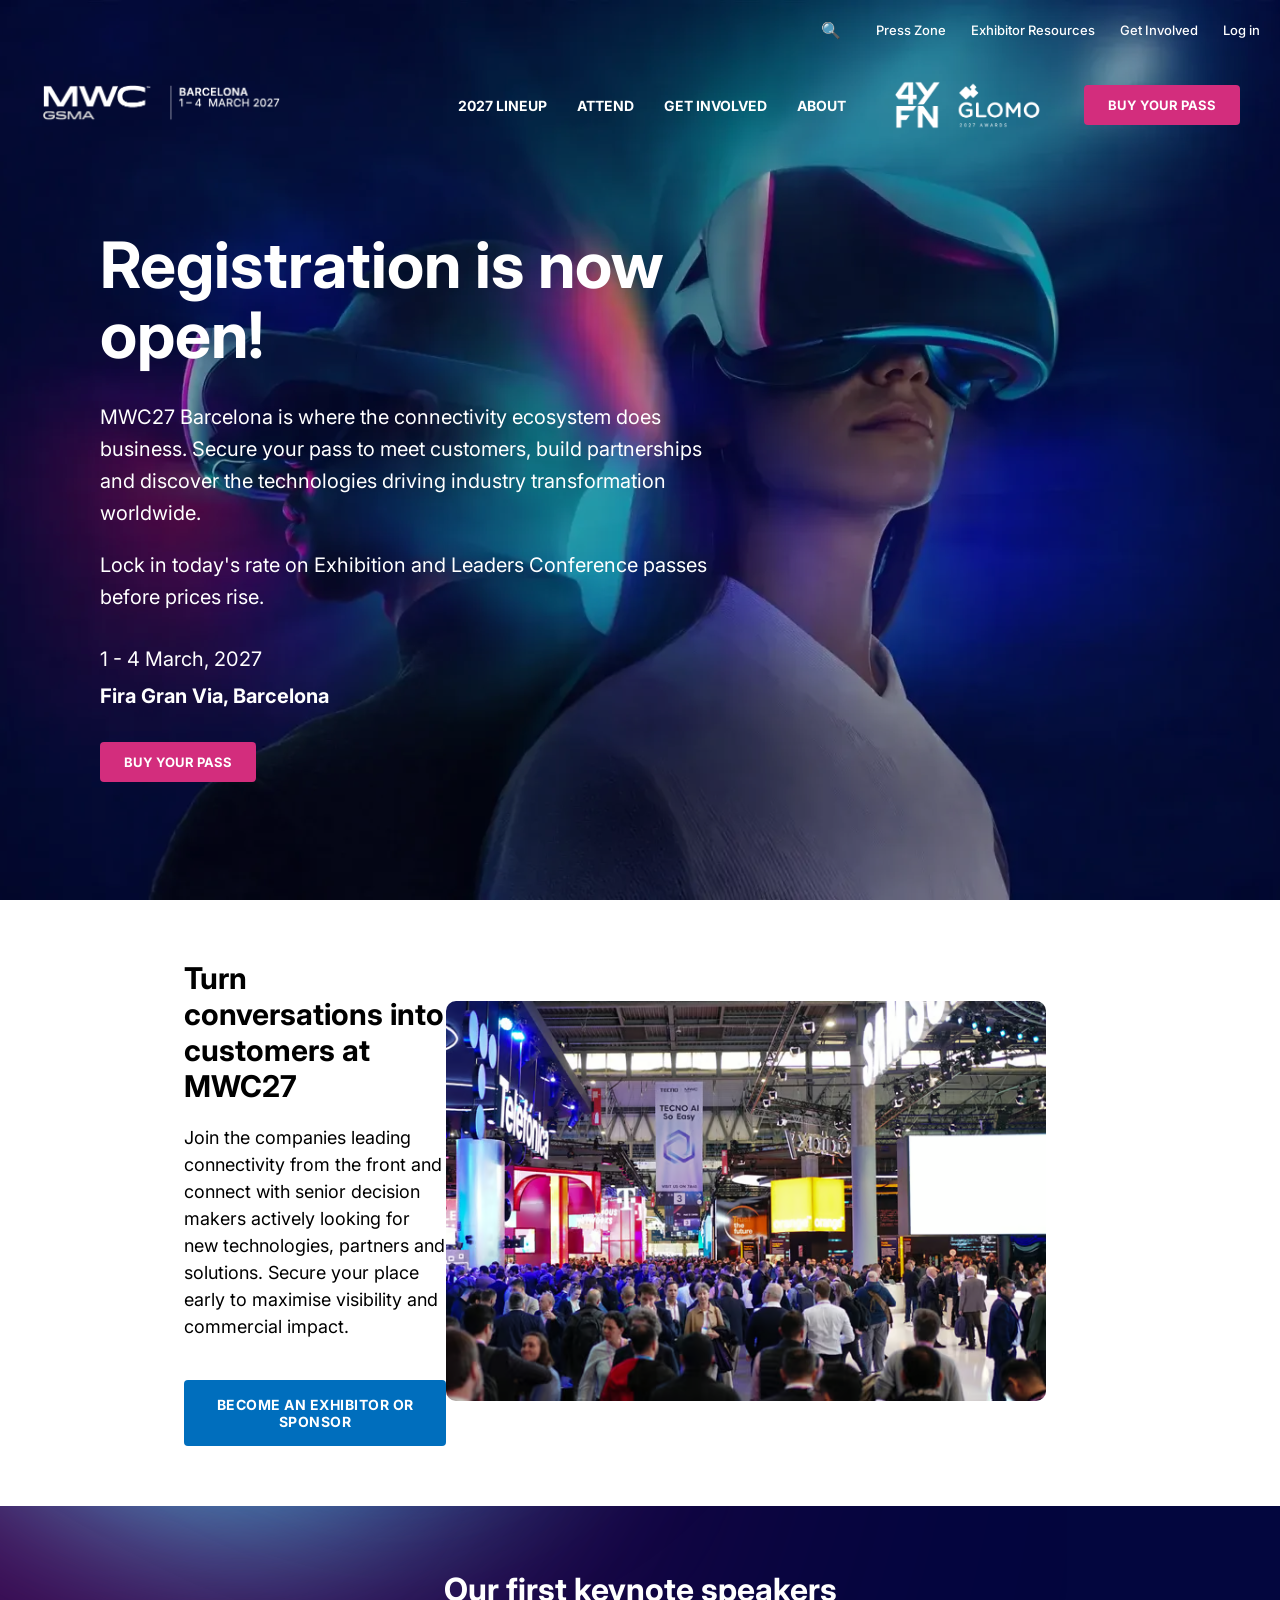
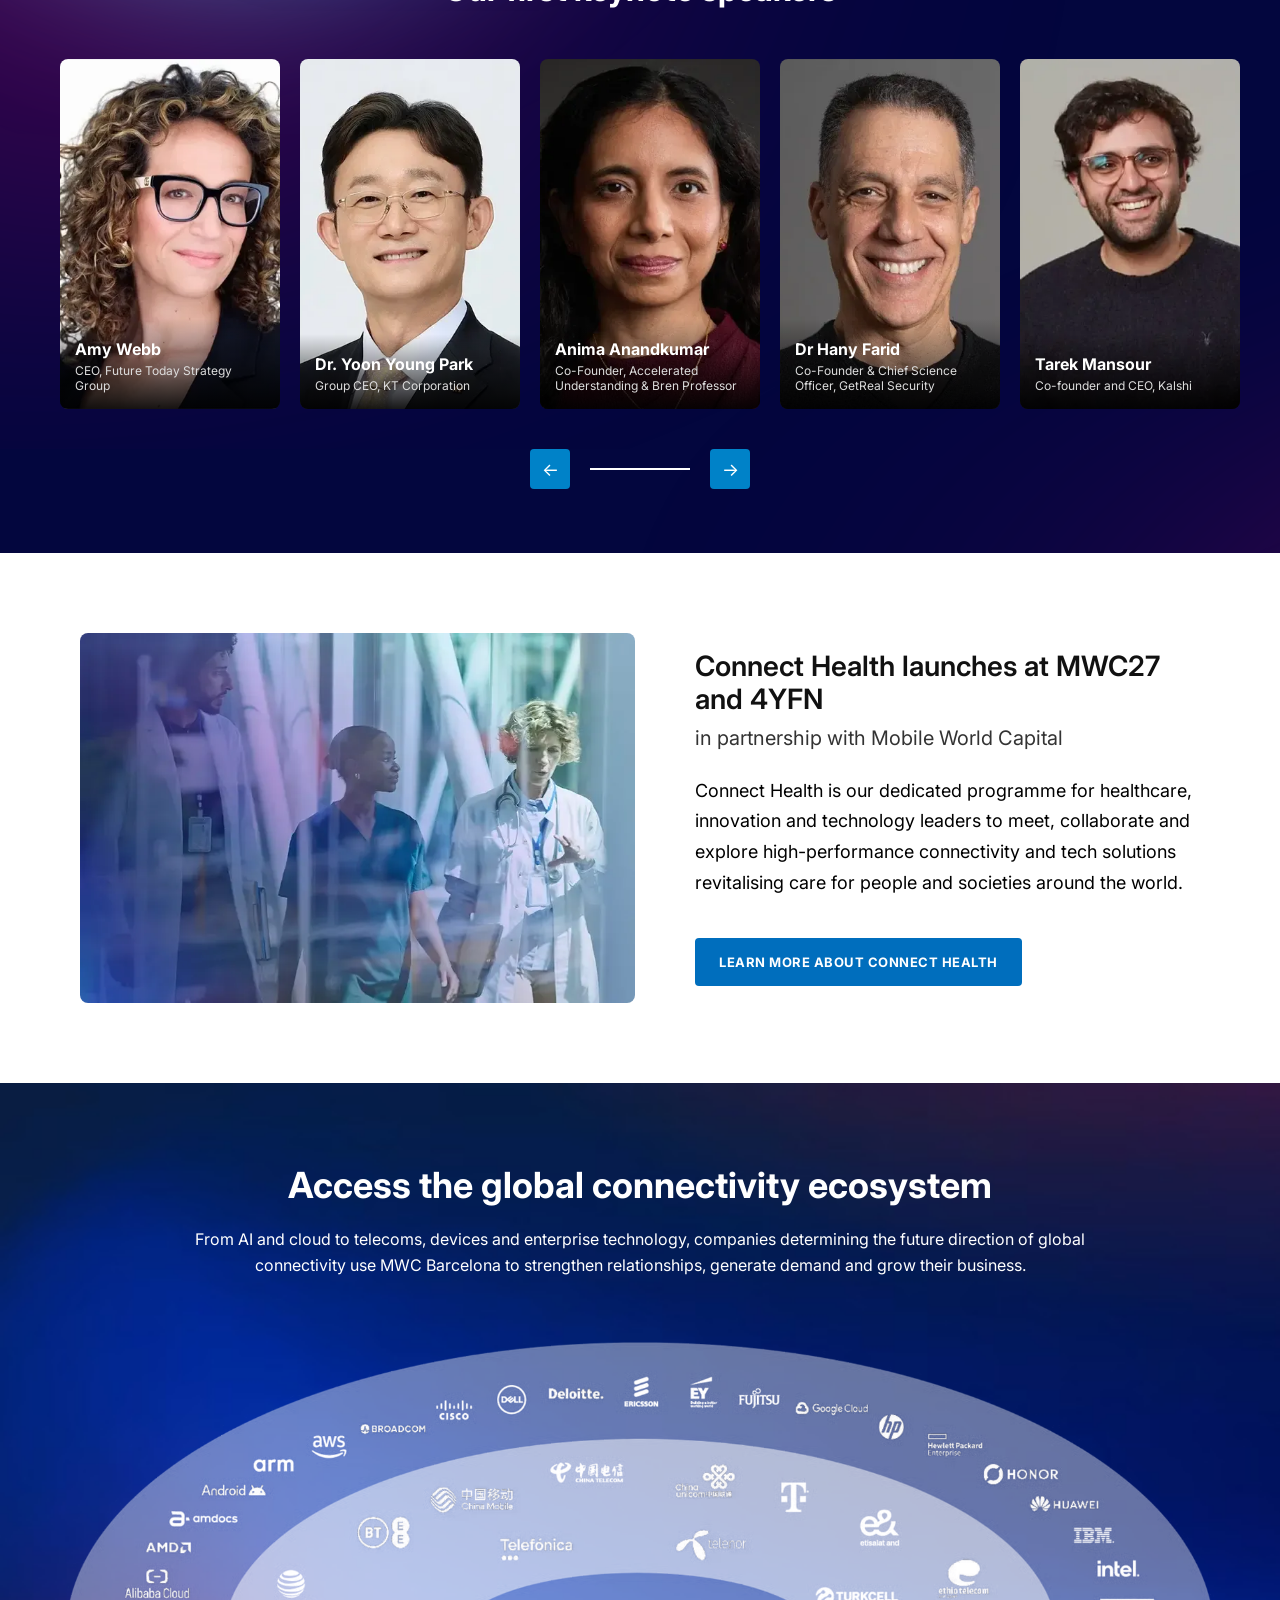
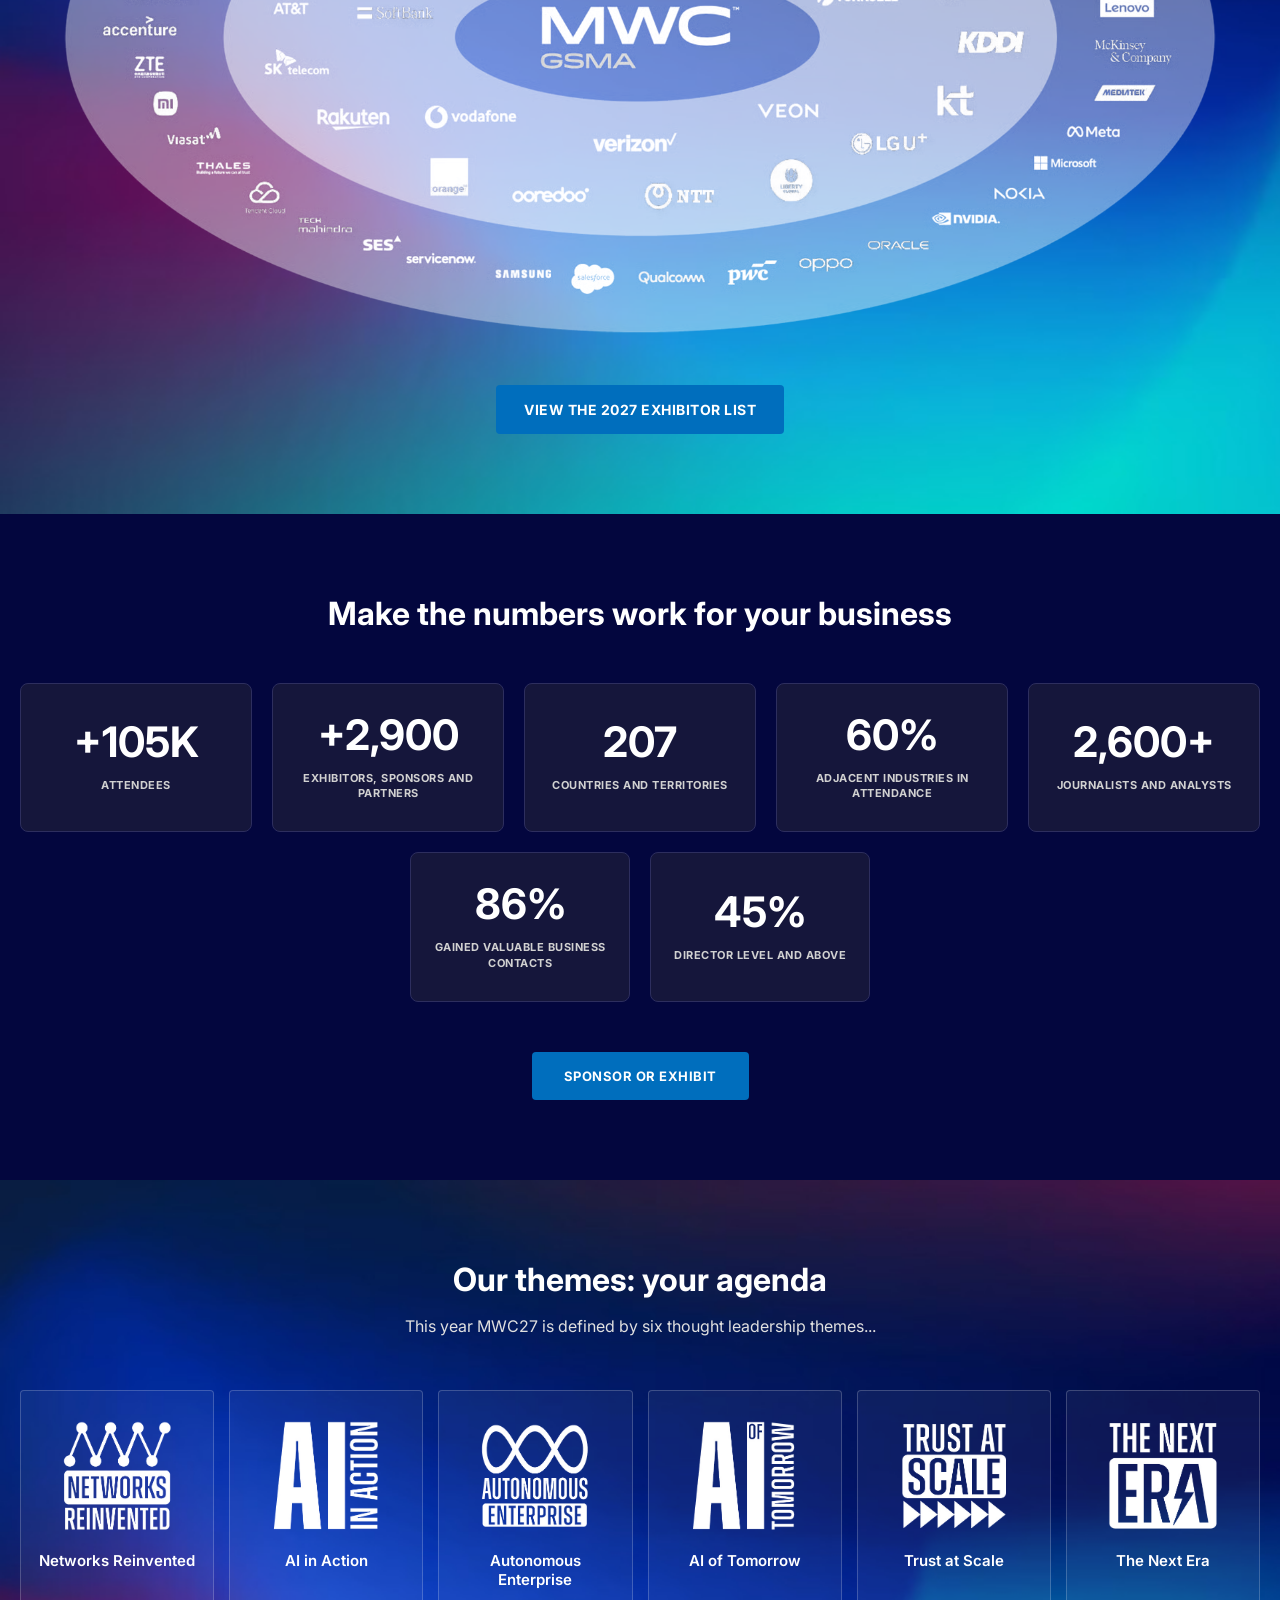
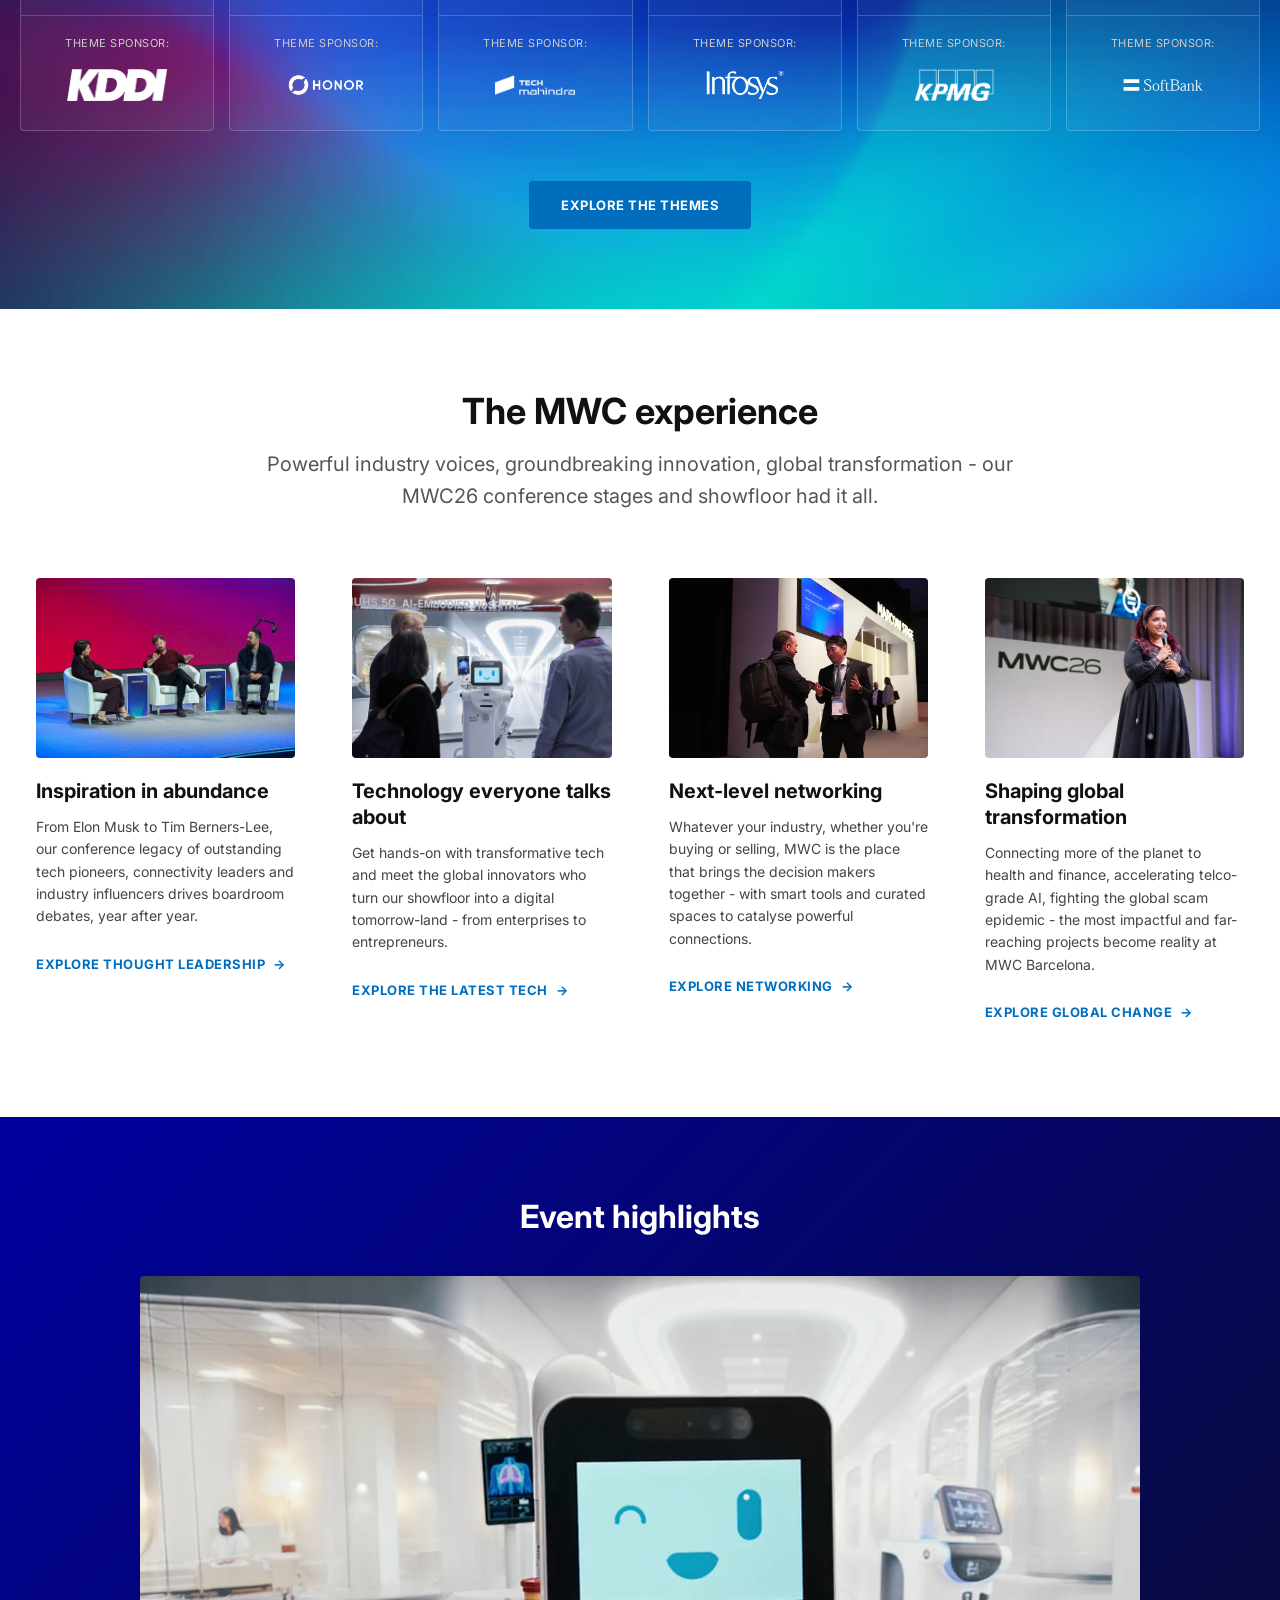
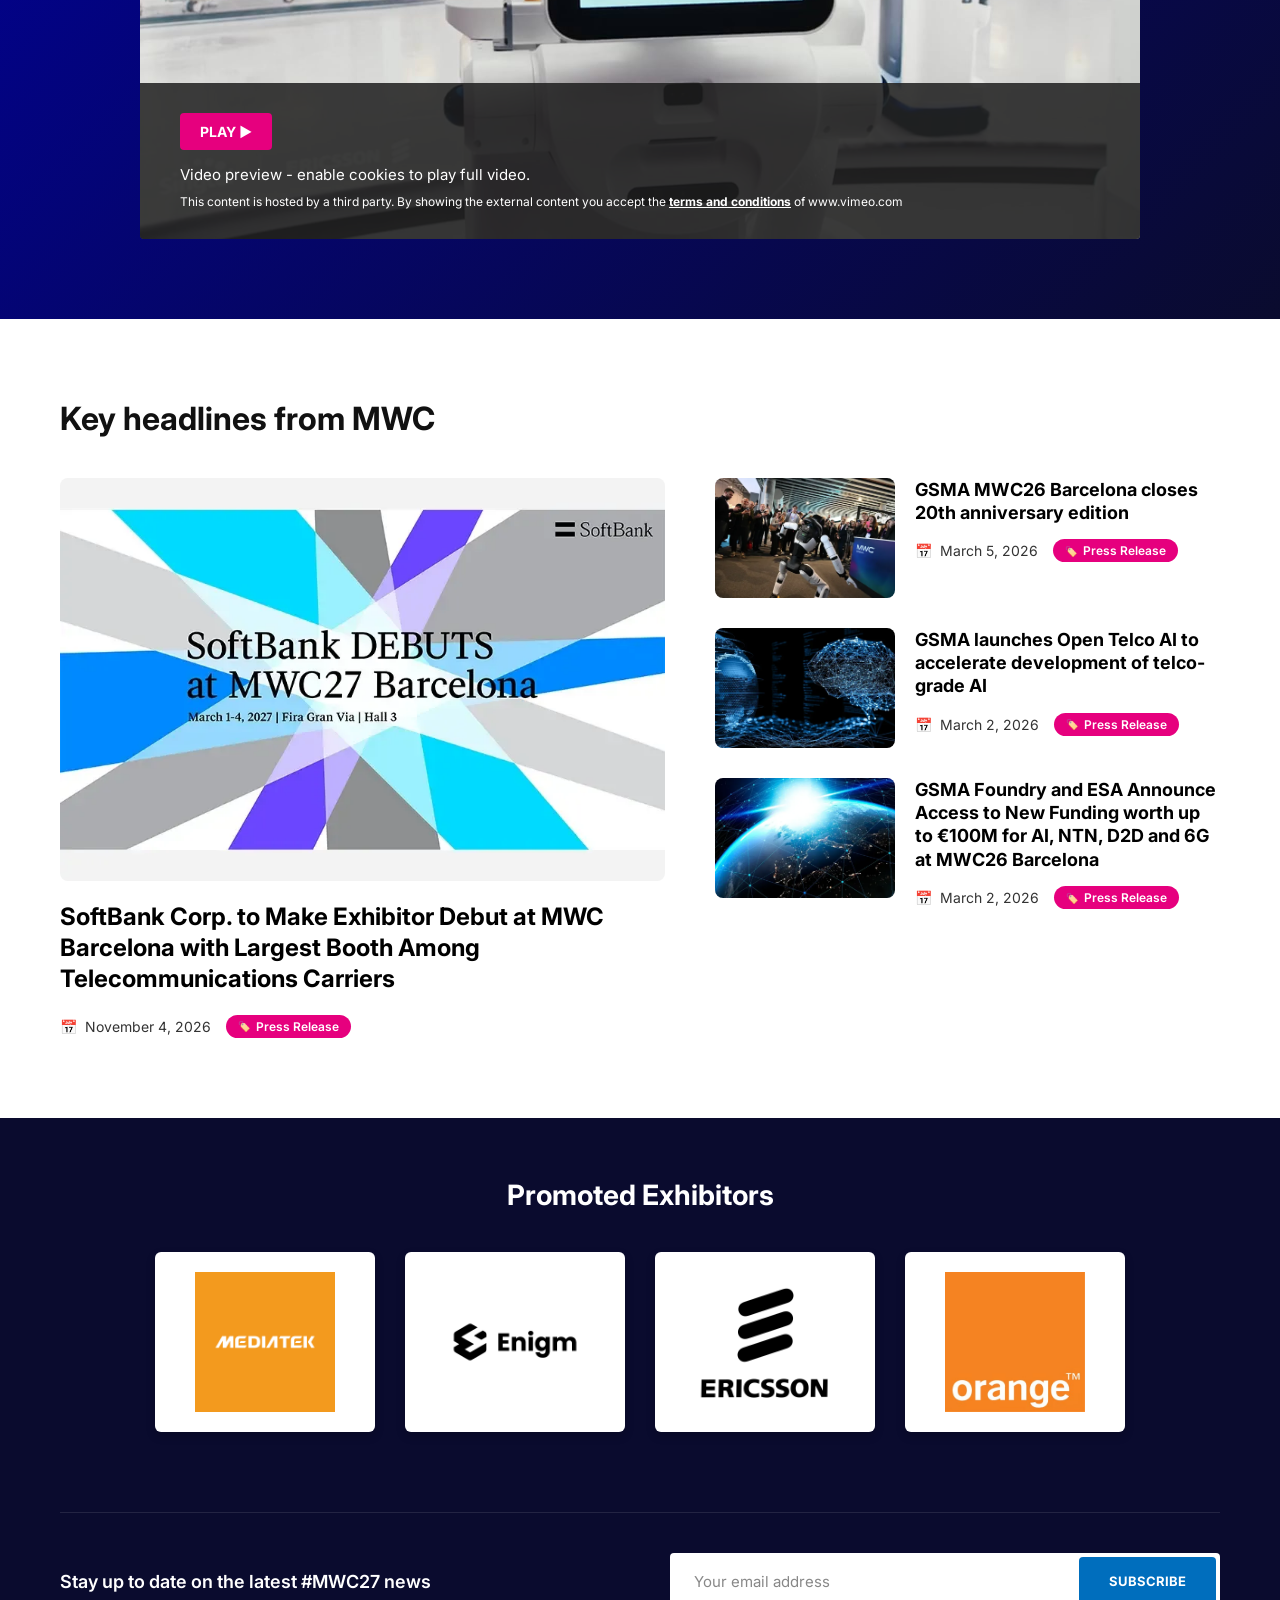
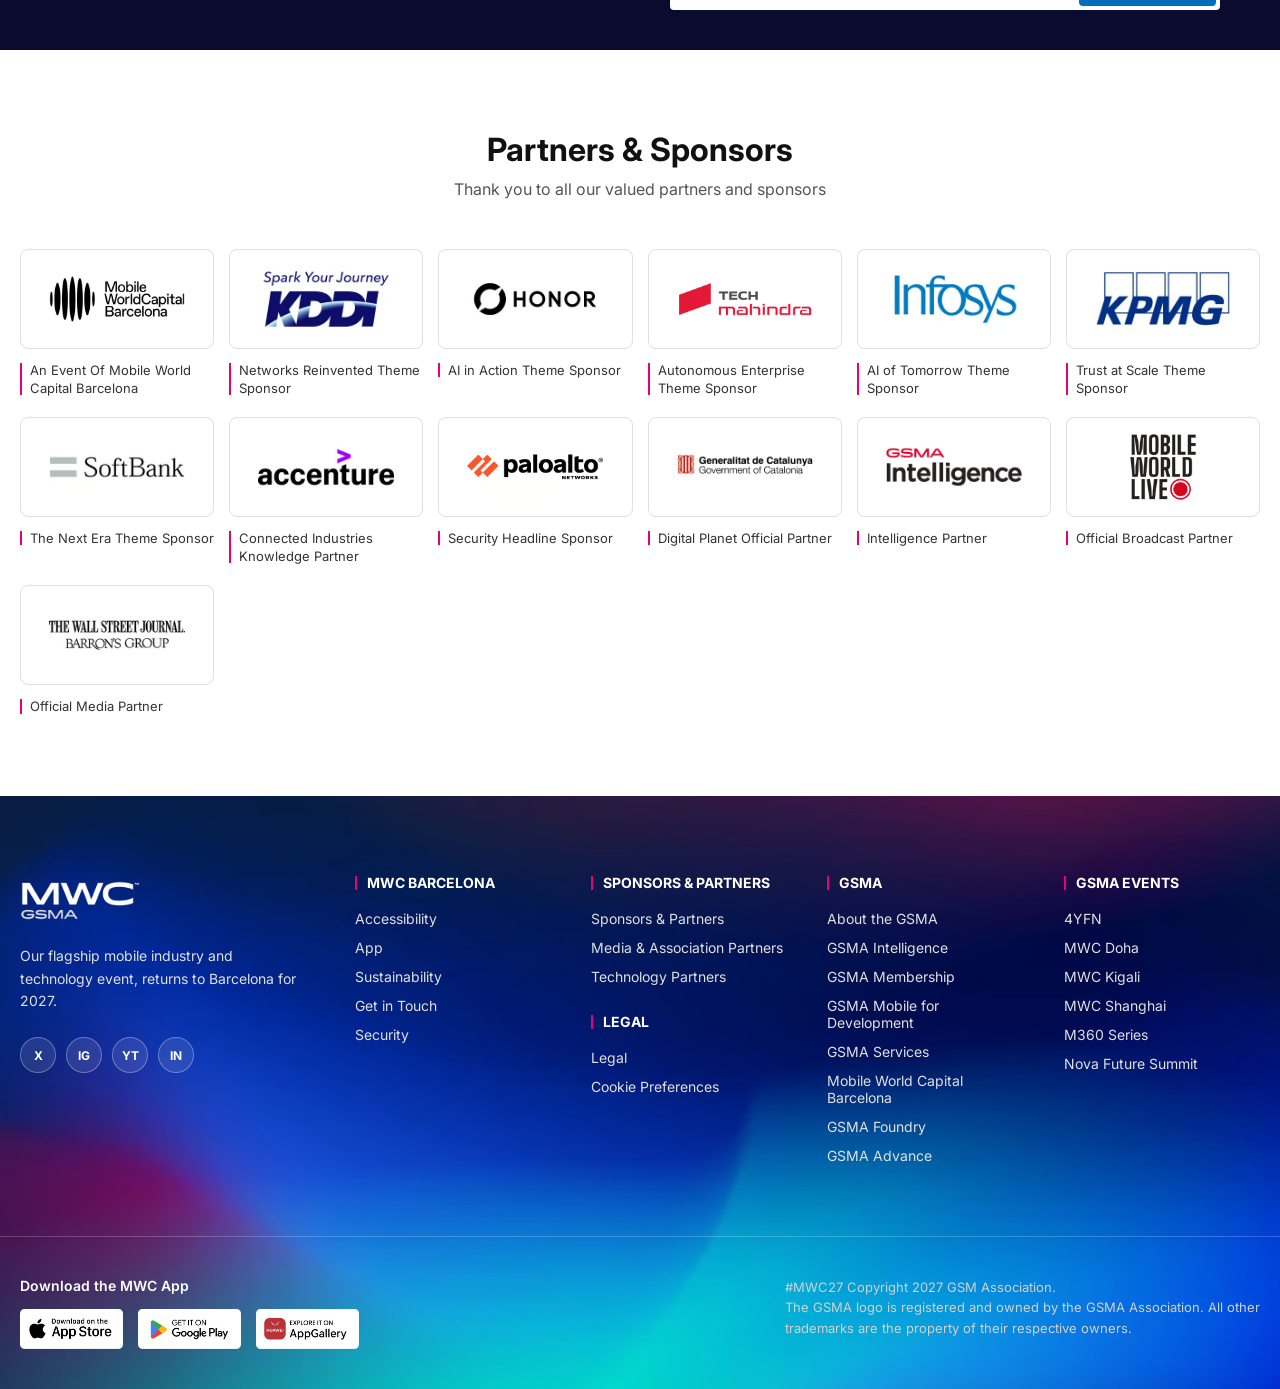
<file: mwc_barcelona/index.html>
<!DOCTYPE html>
<html lang="en">
<head>
    <meta charset="UTF-8">
    <meta name="viewport" content="width=device-width, initial-scale=1.0">
    <title>MWC Barcelona</title>
    <link rel="stylesheet" href="style.css">
</head>
<body>

    <!-- ================= 1. HERO & HEADER (Imagem 1) ================= -->
    <!-- O FUNDO ENVOLVE TUDO AQUI -->
    <div class="hero-background">
        
        <!-- Barra Topo -->
        <div class="top-bar">
            <ul class="top-links">
                <li><a href="#">🔍</a></li>
                <li><a href="#">Press Zone</a></li>
                <li><a href="#">Exhibitor Resources</a></li>
                <li><a href="#">Get Involved</a></li>
                <li><a href="#">Log in</a></li>
            </ul>
        </div>

        <!-- HEADER NORMAL (Desktop) -->
        <header class="main-header">
            <a href="#" class="logo-mwc">
                <img src="imgs/header/imgi_90_MWCB27_Logo.webp" alt="MWC Barcelona">
            </a>
        
            <nav class="navegacao-principal">
                <ul class="menu-links">
                    <li class="dropdown">
                        <a href="#">2027 LINEUP</a>
                        <ul class="submenu">
                            <li><a href="#">Speakers</a></li>
                            <li><a href="#">Exhibitors</a></li>
                            <li><a href="#">Themes</a></li>
                        </ul>
                    </li>
                    <li class="dropdown">
                        <a href="#">ATTEND</a>
                        <ul class="submenu">
                            <li><a href="#">Why attend?</a></li>
                            <li><a href="#">Hotels</a></li>
                            <li><a href="#">Book an external event space</a></li>
                            <li><a href="#">Explore passes</a></li>
                            <li><a href="#">Plan your visit</a></li>
                        </ul>
                    </li>
                    <li class="dropdown">
                        <a href="#">GET INVOLVED</a>
                        <ul class="submenu">
                            <li><a href="#">Sponsor</a></li>
                            <li><a href="#">Exhibit</a></li>
                            <li><a href="#">Speak</a></li>
                            <li><a href="#">Media Partners</a></li>
                        </ul>
                    </li>
                    <li class="dropdown">
                        <a href="#">ABOUT</a>
                        <ul class="submenu">
                            <li><a href="#">About MWC</a></li>
                            <li><a href="#">About GSMA</a></li>
                            <li><a href="#">Newsroom</a></li>
                            <li><a href="#">Sustainability</a></li>
                        </ul>
                    </li>
                </ul>
        
                <div class="logos-secundarios">
                    <img src="imgs/header/imgi_91_logo-4yfn-2024.png" alt="4YFN">
                    <img src="imgs/header/imgi_92_MWCB27_GLOMO_Logo_Only_White_RGB.png" alt="GLOMO Awards">
                </div>
        
                <a href="#" class="botao-rosa">BUY YOUR PASS</a>
            </nav>
        
            <!-- BOTÃO HAMBÚRGUER (Só aparece no mobile) -->
            <button class="menu-hamburger" id="abrir-menu" aria-label="Abrir menu">
                <span></span>
                <span></span>
                <span></span>
            </button>
        </header>
        
        <!-- SECÇÃO HERO (Texto Principal do Topo) -->
        <section class="hero-content">
            <h1>Registration is now open!</h1>
            <p>MWC27 Barcelona is where the connectivity ecosystem does business. Secure your pass to meet customers, build partnerships and discover the technologies driving industry transformation worldwide.</p>
            <p>Lock in today's rate on Exhibition and Leaders Conference passes before prices rise.</p>

            <div class="hero-data">
                <p>1 - 4 March, 2027</p>
                <p><strong>Fira Gran Via, Barcelona</strong></p>
            </div>

            <a href="#" class="botao-rosa">BUY YOUR PASS</a>
        </section>

        <!-- MENU OVERLAY (Ecrã inteiro - Escondido por defeito) -->
        <div class="menu-overlay" id="menu-overlay">
            <div class="overlay-header">
                <a href="#" class="logo-mwc">
                    <img src="imgs/header/imgi_90_MWCB27_Logo.webp" alt="MWC Barcelona" style="filter: brightness(0) invert(1);">
                </a>
                <button class="btn-fechar" id="fechar-menu" aria-label="Fechar menu">
                    <svg viewBox="0 0 24 24" width="30" height="30" stroke="white" stroke-width="2" fill="none" stroke-linecap="round">
                        <line x1="18" y1="6" x2="6" y2="18"></line>
                        <line x1="6" y1="6" x2="18" y2="18"></line>
                    </svg>
                </button>
            </div>
        
            <div class="overlay-conteudo">
                <div class="barra-pesquisa">
                    <input type="text" placeholder="Search for anything...">
                    <svg viewBox="0 0 24 24" width="24" height="24" stroke="white" stroke-width="2" fill="none" stroke-linecap="round">
                        <circle cx="11" cy="11" r="8"></circle>
                        <line x1="21" y1="21" x2="16.65" y2="16.65"></line>
                    </svg>
                </div>
        
                <ul class="overlay-menu-links">
                    <li><a href="#">2027 LINEUP <span>&#8250;</span></a></li>
                    <li><a href="#">ATTEND <span>&#8250;</span></a></li>
                    <li><a href="#">GET INVOLVED <span>&#8250;</span></a></li>
                    <li><a href="#">ABOUT <span>&#8250;</span></a></li>
                </ul>
        
                <div class="overlay-logos">
                    <img src="imgs/header/imgi_91_logo-4yfn-2024.png" alt="4YFN">
                    <img src="imgs/header/imgi_92_MWCB27_GLOMO_Logo_Only_White_RGB.png" alt="GLOMO Awards">
                </div>
        
                <a href="#" class="botao-rosa btn-overlay">BUY YOUR PASS</a>
        
                <ul class="overlay-links-secundarios">
                    <li><a href="#"><svg viewBox="0 0 24 24" width="14" height="14" stroke="white" stroke-width="2" fill="none" style="margin-right: 8px;"><circle cx="11" cy="11" r="8"></circle><line x1="21" y1="21" x2="16.65" y2="16.65"></line></svg> Press Zone</a></li>
                    <li><a href="#">Exhibitor Resources</a></li>
                    <li><a href="#">Get Involved</a></li>
                    <li><a href="#">Log in</a></li>
                </ul>
            </div>
        </div>

    </div> <!-- FIM DO HERO-BACKGROUND -->

    <!-- ================= 2. TURN CONVERSATIONS ================= -->
    <section class="section-turn-conversations">
        <div class="container">
            <div class="texto">
                <h2>Turn conversations into customers at MWC27</h2>
                <p>Join the companies leading connectivity from the front and connect with senior decision makers actively looking for new technologies, partners and solutions. Secure your place early to maximise visibility and commercial impact.</p>
                <a href="#" class="botao-azul">BECOME AN EXHIBITOR OR SPONSOR</a>
            </div>
            <div class="imagem">
                <img src="imgs/turn_conversations_into/imgi_94_MWC26-Exhibition-Hall.png" alt="Pessoas na conferência">
            </div>
        </div>
    </section>

    <!-- ================= 3. KEYNOTE SPEAKERS ================= -->
    <section class="section-speakers">
        <h2>Our first keynote speakers</h2>
        <div class="carrossel-wrapper">
            <div class="carrossel-speakers" id="speakers-track">
                <article class="card-speaker">
                    <img src="imgs/speakers/imgi_97_AmyWebb_500x500.webp" alt="Amy Webb">
                    <div class="info-speaker">
                        <h3>Amy Webb</h3>
                        <p>CEO, Future Today Strategy Group</p>
                    </div>
                </article>
                <article class="card-speaker">
                    <img src="imgs/speakers/imgi_98_DrPark_500x500.webp" alt="Dr. Yoon Young Park">
                    <div class="info-speaker">
                        <h3>Dr. Yoon Young Park</h3>
                        <p>Group CEO, KT Corporation</p>
                    </div>
                </article>
                <article class="card-speaker">
                    <img src="imgs/speakers/imgi_99_AnimaAnandkuma_500x500.webp" alt="Anima Anandkumar">
                    <div class="info-speaker">
                        <h3>Anima Anandkumar</h3>
                        <p>Co-Founder, Accelerated Understanding & Bren Professor</p>
                    </div>
                </article>
                <article class="card-speaker">
                    <img src="imgs/speakers/imgi_100_Hany-Farid_500x500.webp" alt="Dr Hany Farid">
                    <div class="info-speaker">
                        <h3>Dr Hany Farid</h3>
                        <p>Co-Founder & Chief Science Officer, GetReal Security</p>
                    </div>
                </article>
                <article class="card-speaker">
                    <img src="imgs/speakers/imgi_101_TarekMansour_500x500.webp" alt="Tarek Mansour">
                    <div class="info-speaker">
                        <h3>Tarek Mansour</h3>
                        <p>Co-founder and CEO, Kalshi</p>
                    </div>
                </article>
                <article class="card-speaker">
                    <img src="imgs/speakers/imgi_11_Nick-Clegg_500x500.webp" alt="Sir Nick Clegg">
                    <div class="info-speaker">
                        <h3>Sir Nick Clegg</h3>
                        <p>General Partner, Hiro Capital</p>
                    </div>
                </article>
                <article class="card-speaker">
                    <img src="imgs/speakers/imgi_12_StellaLi_updated.webp" alt="Stella Li">
                    <div class="info-speaker">
                        <h3>Stella Li</h3>
                        <p>CEO, Americas, Europe & MENA, BYD</p>
                    </div>
                </article>
                <article class="card-speaker">
                    <img src="imgs/speakers/imgi_96_Mati_Staniszewski_500x500.webp" alt="Mati Staniszewski">
                    <div class="info-speaker">
                        <h3>Mati Staniszewski</h3>
                        <p>Co-founder and CEO, ElevenLabs</p>
                    </div>
                </article>
            </div>
        </div>
        <div class="botoes-carrossel">
            <button type="button" class="btn-seta" id="btn-prev">←</button>
            <div class="linha-progresso"></div>
            <button type="button" class="btn-seta" id="btn-next">→</button>
        </div>
    </section>

    <!-- ================= 4. CONNECT HEALTH ================= -->
    <section class="section-connect-health">
        <div class="container">
            <div class="imagem">
                <img src="imgs/health/imgi_13_MWC27_Connected_Health_1.webp" alt="Médicos">
            </div>
            <div class="texto">
                <h2>Connect Health launches at MWC27 and 4YFN</h2>
                <h3>in partnership with Mobile World Capital</h3>
                <p>Connect Health is our dedicated programme for healthcare, innovation and technology leaders to meet, collaborate and explore high-performance connectivity and tech solutions revitalising care for people and societies around the world.</p>
                <a href="#" class="botao-azul">LEARN MORE ABOUT CONNECT HEALTH</a>
            </div>
        </div>
    </section>

    <!-- ================= 5. ECOSYSTEM ================= -->
    <section class="section-ecosystem">
        <div class="container-ecosystem">
            <h2>Access the global connectivity ecosystem</h2>
            <p class="subtitulo">From AI and cloud to telecoms, devices and enterprise technology, companies determining the future direction of global connectivity use MWC Barcelona to strengthen relationships, generate demand and grow their business.</p>
            <div class="imagem-ecossistema">
                <img src="imgs/the_global_connectitivity_eco/imgi_14_Updated_Universe.webp" alt="Ecossistema global de empresas de conectividade da MWC">
            </div>
            <div class="wrapper-botao">
                <a href="#" class="botao-azul">VIEW THE 2027 EXHIBITOR LIST</a>
            </div>
        </div>
    </section>

    <!-- ================= 6. NÚMEROS ================= -->
    <section class="section-numeros">
        <h2>Make the numbers work for your business</h2>
        <div class="grid-numeros">
            <div class="card-numero"><h3>+105K</h3><p>ATTENDEES</p></div>
            <div class="card-numero"><h3>+2,900</h3><p>EXHIBITORS, SPONSORS AND PARTNERS</p></div>
            <div class="card-numero"><h3>207</h3><p>COUNTRIES AND TERRITORIES</p></div>
            <div class="card-numero"><h3>60%</h3><p>ADJACENT INDUSTRIES IN ATTENDANCE</p></div>
            <div class="card-numero"><h3>2,600+</h3><p>JOURNALISTS AND ANALYSTS</p></div>
        </div>
        <div class="grid-numeros-baixo">
            <div class="card-numero"><h3>86%</h3><p>GAINED VALUABLE BUSINESS CONTACTS</p></div>
            <div class="card-numero"><h3>45%</h3><p>DIRECTOR LEVEL AND ABOVE</p></div>
        </div>
        <div class="wrapper-botao">
            <a href="#" class="botao-azul">SPONSOR OR EXHIBIT</a>
        </div>
    </section>

    <!-- ================= 7. THEMES ================= -->
    <section class="section-temas">
        <h2>Our themes: your agenda</h2>
        <p>This year MWC27 is defined by six thought leadership themes...</p>
        <div class="grid-temas">
            <article class="card-tema">
                <img src="imgs/our_themes/imgi_15_MWC27_NetworkReinvented_icon.png" alt="Networks">
                <p>Networks Reinvented</p>
                <span>THEME SPONSOR:</span>
                <img src="imgs/our_themes/imgi_16_kddi.png" alt="KDDI">
            </article>
            <article class="card-tema">
                <img src="imgs/our_themes/imgi_17_MWC27_AIinaction_icon.png" alt="AI in Action">
                <p>AI in Action</p>
                <span>THEME SPONSOR:</span>
                <img src="imgs/our_themes/imgi_18_HonorNewWhite_Logo_300x150.png" alt="Honor">
            </article>
            <article class="card-tema">
                <img src="imgs/our_themes/imgi_19_MWC27_AutonomousEnterprise_icon.png" alt="Autonomous Enterprise">
                <p>Autonomous Enterprise</p>
                <span>THEME SPONSOR:</span>
                <img src="imgs/our_themes/imgi_20_tech_mahindra_white_2x1.png" alt="Tech Mahindra">
            </article>
            <article class="card-tema">
                <img src="imgs/our_themes/imgi_21_MWC27_AIoftomorrow_icon.png" alt="AI Tomorrow">
                <p>AI of Tomorrow</p>
                <span>THEME SPONSOR:</span>
                <img src="imgs/our_themes/imgi_22_Infosys_logo_white_300x150.png" alt="Infosys">
            </article>
            <article class="card-tema">
                <img src="imgs/our_themes/imgi_23_MWC27_Trustatscale_icon.png" alt="Trust at Scale">
                <p>Trust at Scale</p>
                <span>THEME SPONSOR:</span>
                <img src="imgs/our_themes/imgi_24_kpmg-logo-white-400x200.png" alt="KPMG">
            </article>
            <article class="card-tema">
                <img src="imgs/our_themes/imgi_27_MWC27_TheNextEra_icon.png" alt="The Next Era">
                <p>The Next Era</p>
                <span>THEME SPONSOR:</span>
                <img src="imgs/our_themes/imgi_28_softbank_logo_white_300x150.png" alt="SoftBank">
            </article>
        </div>
        <a href="#" class="botao-azul">EXPLORE THE THEMES</a>
    </section>

    <!-- ================= 8. MWC EXPERIENCE ================= -->
    <section class="section-experience">
        <div class="container-experience">
            <h2>The MWC experience</h2>
            <p class="subtitulo">Powerful industry voices, groundbreaking innovation, global transformation - our MWC26 conference stages and showfloor had it all.</p>
            <div class="grid-experience">
                <article class="card-experience">
                    <img src="imgs/the_mwc_experience/imgi_27_mwc26_aaron_paul_keynote_3x2.jpg" alt="Debate">
                    <div class="conteudo-card">
                        <h3>Inspiration in abundance</h3>
                        <p>From Elon Musk to Tim Berners-Lee, our conference legacy of outstanding tech pioneers, connectivity leaders and industry influencers drives boardroom debates, year after year.</p>
                        <a href="#">EXPLORE THOUGHT LEADERSHIP <span>→</span></a>
                    </div>
                </article>
                <article class="card-experience">
                    <img src="imgs/the_mwc_experience/imgi_28_mwc26_robot_exhibition_3x2.jpg" alt="Tech">
                    <div class="conteudo-card">
                        <h3>Technology everyone talks about</h3>
                        <p>Get hands-on with transformative tech and meet the global innovators who turn our showfloor into a digital tomorrow-land - from enterprises to entrepreneurs.</p>
                        <a href="#">EXPLORE THE LATEST TECH <span>→</span></a>
                    </div>
                </article>
                <article class="card-experience">
                    <img src="imgs/the_mwc_experience/imgi_29_MWCB27_Attend_800x533.webp" alt="Networking">
                    <div class="conteudo-card">
                        <h3>Next-level networking</h3>
                        <p>Whatever your industry, whether you're buying or selling, MWC is the place that brings the decision makers together - with smart tools and curated spaces to catalyse powerful connections.</p>
                        <a href="#">EXPLORE NETWORKING <span>→</span></a>
                    </div>
                </article>
                <article class="card-experience">
                    <img src="imgs/the_mwc_experience/imgi_30_mwc26_speaker_2_3x2.jpg" alt="Change">
                    <div class="conteudo-card">
                        <h3>Shaping global transformation</h3>
                        <p>Connecting more of the planet to health and finance, accelerating telco-grade AI, fighting the global scam epidemic - the most impactful and far-reaching projects become reality at MWC Barcelona.</p>
                        <a href="#">EXPLORE GLOBAL CHANGE <span>→</span></a>
                    </div>
                </article>
            </div>
        </div>
    </section>

    <!-- ================= 9. EVENT HIGHLIGHTS ================= -->
    <section class="section-highlights">
        <h2>Event highlights</h2>
        <div class="video-container">
            <img src="imgs/event_highlights/imgi_87_2129990417-04db91245f2b19eeec2637bc52feeb15ae769de401053542073d69a0201a1296-d_1920x1080.jpg" alt="Video Preview">
            <div class="video-overlay">
                <button class="btn-play">PLAY ▶</button>
                <p>Video preview - enable cookies to play full video.</p>
                <p class="texto-fundo">This content is hosted by a third party. By showing the external content you accept the <strong>terms and conditions</strong> of www.vimeo.com</p>
            </div>
        </div>
    </section>

    <!-- ================= 10. HEADLINES ================= -->
    <section class="section-headlines">
        <div class="container-headlines">
            <h2>Key headlines from MWC</h2>
            <div class="layout-headlines">
                <article class="noticia-destaque">
                    <img src="imgs/key_headlines/imgi_120_SoftbankPR_800x533.webp" alt="SoftBank">
                    <h3>SoftBank Corp. to Make Exhibitor Debut at MWC Barcelona with Largest Booth Among Telecommunications Carriers</h3>
                    <div class="info-meta">
                        <span class="data"><span class="icone">📅</span> November 4, 2026</span>
                        <span class="tag-rosa">Press Release</span>
                    </div>
                </article>
                <div class="noticias-secundarias">
                    <article class="noticia-pequena">
                        <img src="imgs/key_headlines/imgi_121_MWC26_Day4_800x533.webp" alt="GSMA">
                        <div class="conteudo-pequeno">
                            <h3>GSMA MWC26 Barcelona closes 20th anniversary edition</h3>
                            <div class="info-meta">
                                <span class="data"><span class="icone">📅</span> March 5, 2026</span>
                                <span class="tag-rosa">Press Release</span>
                            </div>
                        </div>
                    </article>
                    <article class="noticia-pequena">
                        <img src="imgs/key_headlines/imgi_122_MWC26_Telco_800x533.webp" alt="AI">
                        <div class="conteudo-pequeno">
                            <h3>GSMA launches Open Telco AI to accelerate development of telco-grade AI</h3>
                            <div class="info-meta">
                                <span class="data"><span class="icone">📅</span> March 2, 2026</span>
                                <span class="tag-rosa">Press Release</span>
                            </div>
                        </div>
                    </article>
                    <article class="noticia-pequena">
                        <img src="imgs/key_headlines/imgi_123_GSMA_Foundry_ESA_800x533.webp" alt="Funding">
                        <div class="conteudo-pequeno">
                            <h3>GSMA Foundry and ESA Announce Access to New Funding worth up to €100M for AI, NTN, D2D and 6G at MWC26 Barcelona</h3>
                            <div class="info-meta">
                                <span class="data"><span class="icone">📅</span> March 2, 2026</span>
                                <span class="tag-rosa">Press Release</span>
                            </div>
                        </div>
                    </article>
                </div>
            </div>
        </div>
    </section>

    <!-- ================= 11. NEWSLETTER & EXHIBITORS ================= -->
    <section class="section-newsletter">
        <div class="container">
            <div class="promoted-exhibitors">
                <h2>Promoted Exhibitors</h2>
                <div class="grid-exhibitors">
                    <div class="exhibitor-box"><img src="imgs/newsletter/mediatek.png" alt="MediaTek"></div>
                    <div class="exhibitor-box"><img src="imgs/newsletter/enigm.png" alt="Enigm"></div>
                    <div class="exhibitor-box"><img src="imgs/newsletter/ericsson.jpg" alt="Ericsson"></div>
                    <div class="exhibitor-box"><img src="imgs/newsletter/orange.jpg" alt="Orange"></div>
                </div>
            </div>
            <div class="newsletter-bar">
                <p>Stay up to date on the latest #MWC27 news</p>
                <form class="form-newsletter">
                    <input type="email" placeholder="Your email address" required>
                    <button type="submit">SUBSCRIBE</button>
                </form>
            </div>
        </div>
    </section>

    <!-- ================= 12. PARTNERS ================= -->
    <section class="section-partners">
        <h2>Partners & Sponsors</h2>
        <p class="subtitulo">Thank you to all our valued partners and sponsors</p>
        <div class="grid-partners">
            <div class="partner-card">
                <div class="logo-box"><img src="imgs/partners_sponsores/imgi_124_mobile-world-capital-logo-new-400x200.png" alt="Mobile World Capital Barcelona"></div>
                <p>An Event Of Mobile World Capital Barcelona</p>
            </div>
            <div class="partner-card">
                <div class="logo-box"><img src="imgs/partners_sponsores/imgi_125_KDDI_Stacked_Logo_300x150.png" alt="KDDI"></div>
                <p>Networks Reinvented Theme Sponsor</p>
            </div>
            <div class="partner-card">
                <div class="logo-box"><img src="imgs/partners_sponsores/imgi_126_Honor_new_Logo_300x150.png" alt="HONOR"></div>
                <p>AI in Action Theme Sponsor</p>
            </div>
            <div class="partner-card">
                <div class="logo-box"><img src="imgs/partners_sponsores/imgi_127_tech_mahindra_color_2x1.png" alt="Tech Mahindra"></div>
                <p>Autonomous Enterprise Theme Sponsor</p>
            </div>
            <div class="partner-card">
                <div class="logo-box"><img src="imgs/partners_sponsores/imgi_128_Infosys_new_logo_300x150.png" alt="Infosys"></div>
                <p>AI of Tomorrow Theme Sponsor</p>
            </div>
            <div class="partner-card">
                <div class="logo-box"><img src="imgs/partners_sponsores/imgi_129_KPMG_logo_300x150.jpg" alt="KPMG"></div>
                <p>Trust at Scale Theme Sponsor</p>
            </div>
            <div class="partner-card">
                <div class="logo-box"><img src="imgs/partners_sponsores/imgi_130_softbank_new_logo_300x150.png" alt="SoftBank"></div>
                <p>The Next Era Theme Sponsor</p>
            </div>
            <div class="partner-card">
                <div class="logo-box"><img src="imgs/partners_sponsores/imgi_131_Accenture_logo_300x150.png" alt="Accenture"></div>
                <p>Connected Industries Knowledge Partner</p>
            </div>
            <div class="partner-card">
                <div class="logo-box"><img src="imgs/partners_sponsores/imgi_132_paloalto_networks_logo_400x200.png" alt="Palo Alto Networks"></div>
                <p>Security Headline Sponsor</p>
            </div>
            <div class="partner-card">
                <div class="logo-box"><img src="imgs/partners_sponsores/imgi_133_Government-of-Catalonia_logo_300x150.png" alt="Generalitat de Catalunya"></div>
                <p>Digital Planet Official Partner</p>
            </div>
            <div class="partner-card">
                <div class="logo-box"><img src="imgs/partners_sponsores/imgi_134_GSMAintelligence_logo_2024-10-22-090937_zzjs.png" alt="GSMA Intelligence"></div>
                <p>Intelligence Partner</p>
            </div>
            <div class="partner-card">
                <div class="logo-box"><img src="imgs/partners_sponsores/imgi_135_mobile-world-live-mwl-logo-new-400x200.png" alt="Mobile World Live"></div>
                <p>Official Broadcast Partner</p>
            </div>
            <div class="partner-card">
                <div class="logo-box"><img src="imgs/partners_sponsores/imgi_136_WSJ_Logo_300x150.png" alt="The Wall Street Journal Barron's Group"></div>
                <p>Official Media Partner</p>
            </div>
        </div>
    </section>

    <!-- ================= 13. FOOTER ================= -->
    <footer class="main-footer">
        <div class="footer-content">
            <div class="footer-col logo-col">
                <img src="imgs/footer/imgi_138_logo-mwc-gsma-300x124-optimised.png" alt="MWC GSMA" class="logo-footer">
                <p>Our flagship mobile industry and technology event, returns to Barcelona for 2027.</p>
                <div class="redes-sociais">
                    <a href="#" aria-label="X">X</a>
                    <a href="#" aria-label="Instagram">IG</a>
                    <a href="#" aria-label="YouTube">YT</a>
                    <a href="#" aria-label="LinkedIn">IN</a>
                </div>
            </div>
            <div class="footer-col">
                <h4>MWC BARCELONA</h4>
                <ul>
                    <li><a href="#">Accessibility</a></li>
                    <li><a href="#">App</a></li>
                    <li><a href="#">Sustainability</a></li>
                    <li><a href="#">Get in Touch</a></li>
                    <li><a href="#">Security</a></li>
                </ul>
            </div>
            <div class="footer-col">
                <h4>SPONSORS & PARTNERS</h4>
                <ul>
                    <li><a href="#">Sponsors & Partners</a></li>
                    <li><a href="#">Media & Association Partners</a></li>
                    <li><a href="#">Technology Partners</a></li>
                </ul>
                <h4 class="margem-topo">LEGAL</h4>
                <ul>
                    <li><a href="#">Legal</a></li>
                    <li><a href="#">Cookie Preferences</a></li>
                </ul>
            </div>
            <div class="footer-col">
                <h4>GSMA</h4>
                <ul>
                    <li><a href="#">About the GSMA</a></li>
                    <li><a href="#">GSMA Intelligence</a></li>
                    <li><a href="#">GSMA Membership</a></li>
                    <li><a href="#">GSMA Mobile for Development</a></li>
                    <li><a href="#">GSMA Services</a></li>
                    <li><a href="#">Mobile World Capital Barcelona</a></li>
                    <li><a href="#">GSMA Foundry</a></li>
                    <li><a href="#">GSMA Advance</a></li>
                </ul>
            </div>
            <div class="footer-col">
                <h4>GSMA EVENTS</h4>
                <ul>
                    <li><a href="#">4YFN</a></li>
                    <li><a href="#">MWC Doha</a></li>
                    <li><a href="#">MWC Kigali</a></li>
                    <li><a href="#">MWC Shanghai</a></li>
                    <li><a href="#">M360 Series</a></li>
                    <li><a href="#">Nova Future Summit</a></li>
                </ul>
            </div>
        </div>
        <div class="footer-bottom">
            <div class="app-download">
                <p>Download the MWC App</p>
                <div class="botoes-app">
                    <img src="imgs/footer/imgi_139_apple_app_store_icon.png" alt="App Store">
                    <img src="imgs/footer/imgi_140_google_play_store_app_icon.png" alt="Google Play">
                    <img src="imgs/footer/imgi_141_huawei_app_gallery_icon.png" alt="AppGallery">
                </div>
            </div>
            <div class="copyright">
                <p>#MWC27 Copyright 2027 GSM Association.<br>
                    The GSMA logo is registered and owned by the GSMA Association. All other<br>
                    trademarks are the property of their respective owners.</p>
            </div>
        </div>
    </footer>

    <script src="script.js"></script>
</body>
</html>
</file>
<file: mwc_barcelona/style.css>
@import url('https://fonts.googleapis.com/css2?family=Inter:ital,opsz,wght@0,14..32,100..900;1,14..32,100..900&family=Poppins:ital,wght@0,100;0,200;0,300;0,400;0,500;0,600;0,700;0,800;0,900;1,100;1,200;1,300;1,400;1,500;1,600;1,700;1,800;1,900&family=Roboto:ital,wght@0,100..900;1,100..900&display=swap');

/* =================================================================
   1. RESET E CONFIGURAÇÕES GLOBAIS
   ================================================================= */
* {
    padding: 0;
    margin: 0;
    box-sizing: border-box;
    font-family: 'Inter', Arial, sans-serif;
}

/* =================================================================
   2. FUNDO DO HERO (Background Geral do Topo)
   ================================================================= */
.hero-background {
    background-image: url(imgs/header/imgi_84_mwcbarcelona_fallback_hero_bg.webp);
    background-size: cover;
    background-position: center;
    background-repeat: no-repeat;
    min-height: 100vh;
    color: white;
    display: flex;
    flex-direction: column;
    background-color: rgba(0, 0, 0, 0.3);
    background-blend-mode: overlay;
}

/* =================================================================
   3. TOP BAR (Barra Superior Fina)
   ================================================================= */
.top-bar {
    display: flex;
    justify-content: flex-end;
    align-items: center;
    padding: 20px;
    font-size: 13px;
}

.top-links {
    display: flex;
    gap: 25px;
    list-style: none;
    align-items: center;
}

.top-links a {
    color: white;
    text-decoration: none;
    font-weight: 500;
}

.top-links a:hover {
    text-decoration: underline;
}

.top-links li:first-child a {
    font-size: 16px;
    margin-right: 10px;
}

/* =================================================================
   4. HEADER PRINCIPAL / NAV BAR
   ================================================================= */
.main-header {
    display: flex;
    justify-content: space-between;
    align-items: center;
    padding: 20px 40px;
    width: 100%;
}

.logo-mwc img {
    height: 45px;
    width: auto;
}

.navegacao-principal {
    display: flex;
    align-items: center;
    gap: 40px;
    margin-left: auto;
}

.menu-links {
    display: flex;
    list-style: none;
    margin: 0 8px;
    gap: 30px;
}

.menu-links a {
    color: white;
    text-decoration: none;
    font-weight: bold;
    font-size: 14px;
}

.logos-secundarios {
    display: flex;
    align-items: center;
    gap: 15px;
}

.logos-secundarios img {
    height: auto;
    width: auto;
    max-width: 100px;
    max-height: 50px;
    transition: transform 0.3s ease-in-out;
}

.logos-secundarios img:hover {
    transform: scale(1.1);
}

/* =================================================================
   5. SUB-MENUS (Dropdowns do Nav Bar)
   ================================================================= */
.menu-links li.dropdown {
    position: relative;
}

.submenu {
    display: none; 
    position: absolute;
    top: 100%;
    left: 0;
    background-color: white;
    min-width: 240px;
    box-shadow: 0 10px 25px rgba(0,0,0,0.2);
    border-radius: 6px;
    padding: 10px;
    list-style: none;
    z-index: 1000;
}

.menu-links li.dropdown:hover .submenu {
    display: block;
}

.submenu li a {
    color: #333;
    display: block;
    padding: 12px 20px;
}

.submenu li a:hover {
    color: rgb(3, 112, 182);
}

/* =================================================================
   6. HERO CONTENT (Texto Principal do Topo)
   ================================================================= */
.hero-content {
    padding: 80px 40px 40px 100px;
    max-width: 750px;
}

.hero-content h1 {
    font-size: 64px;
    line-height: 1.1;
    margin-bottom: 30px;
}

.hero-content p {
    font-size: 20px;
    margin-bottom: 20px;
    line-height: 1.6;
}

.hero-data {
    margin: 30px 0;
    font-size: 18px;
}
.hero-data p {
    margin: 5px 0;
}

/* =================================================================
   7. BOTÕES (Geral)
   ================================================================= */
.botao-rosa {
    background-color: rgb(211, 45, 125);
    color: white;
    text-decoration: none;
    padding: 12px 24px;
    font-weight: bold;
    font-size: 13px;
    border-radius: 4px;
    transition: background-color 0.3s;
    display: inline-block;
    text-transform: uppercase;
}

.botao-rosa:hover {
    background-color: #c00068;
}

.botao-azul {
    display: inline-block;
    background-color: #006ebd; 
    color: #ffffff; 
    text-decoration: none;
    font-size: 14px;
    font-weight: bold;
    text-transform: uppercase; 
    letter-spacing: 0.5px;
    padding: 16px 28px; 
    border-radius: 4px; 
    transition: background-color 0.3s ease; 
    border: none; 
    cursor: pointer;
    text-align: center;
}

.botao-azul:hover {
    background-color: #005a9c; 
}

/* =================================================================
   8. CONVERSATION
   ================================================================= */
.section-turn-conversations{
    padding: 60px;
    background-color: #ffffff;
}

.section-turn-conversations .container{
    margin: 0 auto;    
    padding: 0 24px;   
    display: flex;     
    align-items: center; 
    justify-content: space-between;
}

.section-turn-conversations .container .texto {
    margin-left: 100px;
    max-width: 550px;
}

.section-turn-conversations .container .texto h2{
    font-size: 30px;
    margin-bottom: 20px;
}

.section-turn-conversations .container .texto p {
    line-height: 27px;
    font-size: 18px;
    margin-bottom: 40px;
}

.section-turn-conversations .imagem img {
    border-radius: 10px;
    margin-right: 150px;
    max-width: 600px;
}

/* =================================================================
   SPEAKERS
   ================================================================= */
.section-speakers{
    background-image: url(imgs/speakers/imgi_92_keynote-bg.svg);
    padding: 64px 0;
    color: #ffffff;
    overflow: hidden;
}

.section-speakers h2{
    text-align: center;
    font-size: 32px;
    font-weight: 700;
    margin-bottom: 50px;
}

.carrossel-wrapper{
    max-width: 1200px;
    margin: 0 auto;
    padding: 0 20px;
    overflow: hidden;
}

.carrossel-speakers {
    display: flex;
    gap: 20px;
    transition: transform 0.4s ease-in-out; 
}

.card-speaker {
    flex: 0 0 calc(20% - 16px);
    min-width: 220px;
    position: relative;
    border-radius: 8px;
    overflow: hidden;
    cursor: pointer;
    transition: transform 0.3s ease;
}

.card-speaker:hover {
    transform: translateY(-5px);
}

.card-speaker img {
    width: 100%;
    height: 350px;
    object-fit: cover;
    display: block;
}

.card-speaker .info-speaker {
    position: absolute;
    bottom: 0;
    left: 0;
    width: 100%;
    padding: 20px 15px 15px 15px;
    background: linear-gradient(to top, rgba(0,0,0,0.9) 0%, rgba(0,0,0,0) 100%);
}

.card-speaker .info-speaker h3 {
    font-size: 16px;
    font-weight: 700;
    margin: 0 0 4px 0;
    color: #ffffff;
}

.card-speaker .info-speaker p {
    font-size: 12px;
    margin: 0;
    color: #dddddd;
    line-height: 1.3;
}

/* =================================================================
   BOTÕES DE NAVEGAÇÃO
   ================================================================= */
.botoes-carrossel {
    display: flex;
    justify-content: center;
    align-items: center;
    gap: 20px;
    margin-top: 40px;
}

.btn-seta {
    background-color: #0082c8;
    color: #ffffff;
    border: none;
    width: 40px;
    height: 40px;
    border-radius: 4px;
    font-size: 18px;
    cursor: pointer;
    display: flex;
    justify-content: center;
    align-items: center;
    transition: background-color 0.3s;
}

.btn-seta:hover {
    background-color: #005f94;
}

.linha-progresso {
    width: 100px;
    height: 2px;
    background-color: #ffffff;
    position: relative;
}

/* =================================================================
    CONNECT HEALTH
   ================================================================= */
.section-connect-health {
    padding: 80px 0;
    background-color: #ffffff;
}

.section-connect-health .container {
    max-width: 1200px;
    margin: 0 auto;
    padding: 0 40px;
    display: flex;
    align-items: center; 
    justify-content: space-between;
    gap: 60px; 
}

.section-connect-health .imagem {
    flex: 1.1;
    display: flex;
    justify-content: flex-start;
}

.section-connect-health .imagem img {
    width: 100%;
    max-width: 650px; 
    height: auto;
    border-radius: 8px; 
    object-fit: cover;
    display: block;
}

.section-connect-health .texto {
    flex: 1; 
    max-width: 520px;
}

.section-connect-health .texto h2 {
    font-size: 28px; 
    font-weight: 600;
    color: #111111;
    line-height: 1.2;
    margin-top: 0;
    margin-bottom: 8px; 
}

.section-connect-health .texto h3 {
    font-size: 20px;
    font-weight: 400;
    color: #333333;
    line-height: 1.3;
    margin-top: 0;
    margin-bottom: 25px; 
}

.section-connect-health .texto p {
    font-size: 18px;
    line-height: 1.7;
    margin-top: 0;
    margin-bottom: 40px; 
}

.section-connect-health .botao-azul {
    padding: 16px 24px;
    font-size: 13px; 
}

/* =================================================================
    ECOSYSTEM (O Círculo de Logótipos)
   ================================================================= */
.section-ecosystem {
    background-image: url(imgs/the_global_connectitivity_eco/imgi_149_footer\ \(1\).jpg);
    background-repeat: no-repeat;
    background-size: cover;
    padding: 80px 0;
    color: #ffffff; 
    overflow: hidden; 
}

.container-ecosystem {
    max-width: 1400px; 
    margin: 0 auto;
    padding: 0 20px;
    display: flex;
    flex-direction: column;
    align-items: center;
    text-align: center;
}

.section-ecosystem h2 {
    font-size: 36px;
    font-weight: 700;
    margin-top: 0;
    margin-bottom: 20px;
    color: #ffffff;
}

.section-ecosystem .subtitulo {
    font-size: 16px;
    line-height: 1.6;
    max-width: 900px; 
    margin: 0 auto 40px auto;
    color: #ffffff;
}

.section-ecosystem .imagem-ecossistema {
    width: 100%;
    display: flex;
    justify-content: center;
    margin-bottom: 40px;
}

.section-ecosystem .imagem-ecossistema img {
    width: 100%;
    max-width: 1200px;
    height: auto;
    display: block;
}

.wrapper-botao {
    display: flex;
    justify-content: center;
    width: 100%;
}

/* =================================================================
    NUMEROS
   ================================================================= */
.section-numeros {
    background-color: #03063E;
    padding: 80px 0;
    color: #ffffff;
    display: flex;
    flex-direction: column;
    align-items: center;
}

.section-numeros h2 {
    font-size: 32px;
    font-weight: 700;
    margin-top: 0;
    margin-bottom: 50px;
    text-align: center;
}

.grid-numeros {
    display: grid;
    grid-template-columns: repeat(5, 1fr);
    gap: 20px;
    max-width: 1300px;
    width: 100%;
    padding: 0 20px;
    margin-bottom: 20px;
}

.grid-numeros-baixo {
    display: grid;
    grid-template-columns: repeat(2, 1fr);
    gap: 20px;
    max-width: 500px;
    width: 100%;
    padding: 0 20px;
    margin-bottom: 50px;
}

.card-numero {
    background-color: #15163b;
    border: 1px solid #2d2e5e;
    border-radius: 8px;
    padding: 30px 20px;
    text-align: center;
    display: flex;
    flex-direction: column;
    justify-content: center;
    align-items: center;
    transition: transform 0.3s ease;
}

.card-numero:hover {
    transform: translateY(-5px);
    border-color: #4a4d8f;
}

.card-numero h3 {
    font-size: 42px;
    font-weight: 700;
    margin: 0 0 15px 0;
    color: #ffffff;
    line-height: 1;
}

.card-numero p {
    font-size: 11px;
    font-weight: 700;
    text-transform: uppercase;
    color: #d1d1d1;
    margin: 0;
    line-height: 1.4;
    letter-spacing: 0.5px;
}

.section-numeros .wrapper-botao {
    display: flex;
    justify-content: center;
    width: 100%;
}

.section-numeros .botao-azul {
    padding: 16px 32px;
    font-size: 13px;
}

/* =================================================================
   13. TEMAS (Our themes)
   ================================================================= */
.section-temas {
    background-image: url(imgs/footer/imgi_137_footer.jpg);
    background-size: cover;
    background-repeat: no-repeat;
    padding: 80px 0;
    color: #ffffff;
    text-align: center;
}

.section-temas h2 {
    font-size: 32px;
    font-weight: 700;
    margin-top: 0;
    margin-bottom: 15px;
}

.section-temas > p {
    font-size: 16px;
    line-height: 1.6;
    max-width: 900px;
    margin: 0 auto 50px auto;
    color: #e0e0e0;
}

.grid-temas {
    display: grid;
    grid-template-columns: repeat(6, 1fr); 
    gap: 15px;
    max-width: 1300px;
    margin: 0 auto 50px auto;
    padding: 0 20px;
}

.card-tema {
    background-color: rgba(255, 255, 255, 0.05);
    border: 1px solid rgba(255, 255, 255, 0.2);
    border-radius: 4px;
    display: flex;
    flex-direction: column;
    padding: 30px 15px 0 15px;
    transition: background-color 0.3s ease;
}

.card-tema:hover {
    background-color: rgba(255, 255, 255, 0.1);
}

.card-tema > img:first-child {
    width: 100%;
    max-width: 110px;
    height: 110px;
    object-fit: contain;
    margin: 0 auto 20px auto;
}

.card-tema > p {
    font-size: 15px;
    font-weight: 600;
    margin: 0 0 25px 0;
    color: #ffffff;
    line-height: 1.3;
    flex-grow: 1; 
}

.card-tema > span {
    font-size: 11px;
    letter-spacing: 0.5px;
    color: #cccccc;
    margin-bottom: 15px;
    display: block;
    border-top: 1px solid rgba(255, 255, 255, 0.2);
    padding-top: 20px;
    width: calc(100% + 30px);
    margin-left: -15px;
}

.card-tema > img:last-child {
    width: 100%;
    max-width: 100px;
    height: 40px;
    object-fit: contain;
    margin: 0 auto 25px auto;
}

.section-temas .botao-azul {
    display: inline-block;
    padding: 16px 32px;
    font-size: 13px;
}

/* =================================================================
   14. MWC EXPERIENCE
   ================================================================= */
.section-experience {
    background-color: #ffffff;
    padding: 80px 0;
    color: #111111;
}

.container-experience {
    max-width: 1300px;
    margin: 0 auto;
    padding: 0 20px;
    text-align: center;
}

.section-experience h2 {
    font-size: 36px;
    font-weight: 700;
    margin-top: 0;
    margin-bottom: 15px;
}

.section-experience .subtitulo {
    font-size: 20px;
    color: #555555;
    line-height: 1.6;
    max-width: 800px;
    margin: 0 auto 50px auto;
}

.grid-experience {
    display: grid;
    grid-template-columns: repeat(4, 1fr);
    gap: 25px;
    align-items: start;
}

.card-experience {
    background-color: transparent;
    border-radius: 8px;
    padding: 15px;
    text-align: left;
    display: flex;
    flex-direction: column;
    transition: all 0.3s ease;
    border: 1px solid transparent;
}

.card-experience:hover {
    background-color: #d8dbea;
    transform: translateY(-10px);
    box-shadow: 0 10px 20px rgba(0,0,0,0.05);
}

.card-experience img {
    width: 100%;
    height: 180px;
    object-fit: cover;
    border-radius: 4px;
    margin-bottom: 20px;
}

.card-experience h3 {
    font-size: 20px;
    font-weight: 700;
    margin-top: 0;
    margin-bottom: 12px;
    color: #111111;
    line-height: 1.3;
}

.card-experience p {
    font-size: 14px;
    color: #444444;
    line-height: 1.6;
    margin-top: 0;
    margin-bottom: 25px;
    flex-grow: 1;
}

.card-experience a {
    display: inline-flex;
    align-items: center;
    color: #006ebd;
    text-decoration: none;
    font-size: 13px;
    font-weight: 700;
    letter-spacing: 0.5px;
    transition: color 0.3s ease;
}

.card-experience a:hover {
    color: #004a82;
}

.card-experience a span {
    margin-left: 8px;
    transition: transform 0.3s ease;
}

.card-experience a:hover span {
    transform: translateX(5px);
}

/* =================================================================
   15. EVENT HIGHLIGHTS
   ================================================================= */
.section-highlights {
    background: linear-gradient(135deg, #0000a0 0%, #0a0b2e 100%); 
    padding: 80px 0;
    text-align: center;
}

.section-highlights h2 {
    color: #ffffff;
    font-size: 32px;
    font-weight: 700;
    margin-top: 0;
    margin-bottom: 40px;
}

.video-container {
    max-width: 1000px;
    margin: 0 auto;
    position: relative;
    border-radius: 4px;
    overflow: hidden;
    display: flex;
    flex-direction: column;
}

.video-container img {
    width: 100%;
    height: auto;
    display: block;
}

.video-overlay {
    background-color: rgba(30, 30, 30, 0.85); 
    position: absolute;
    bottom: 0;
    left: 0;
    width: 100%;
    padding: 30px 40px;
    text-align: left;
    box-sizing: border-box;
    color: #ffffff;
}

.btn-play {
    background-color: #e6007e;
    color: #ffffff;
    border: none;
    padding: 10px 20px;
    font-size: 14px;
    font-weight: 700;
    border-radius: 4px;
    cursor: pointer;
    margin-bottom: 15px;
    display: inline-block;
    font-family: inherit;
}

.btn-play:hover {
    background-color: #c5006b;
}

.video-overlay p {
    font-size: 15px;
    margin: 0 0 10px 0;
    font-weight: 400;
}

.video-overlay .texto-fundo {
    font-size: 12px;
    color: #ffffff;
    margin: 0;
}

.video-overlay .texto-fundo strong {
    text-decoration:underline
}

/* =================================================================
   16. KEY HEADLINES
   ================================================================= */
.section-headlines {
    background-color: #ffffff;
    padding: 80px 0;
    color: #111111;
}

.container-headlines {
    max-width: 1200px;
    margin: 0 auto;
    padding: 0 20px;
}

.section-headlines h2 {
    font-size: 32px;
    font-weight: 700;
    margin-top: 0;
    margin-bottom: 40px;
}

.layout-headlines {
    display: grid;
    grid-template-columns: 1.2fr 1fr;
    gap: 50px;
}

.noticia-destaque img {
    width: 100%;
    height: auto;
    border-radius: 8px;
    margin-bottom: 20px;
    display: block;
}

.noticia-destaque h3 {
    font-size: 24px;
    font-weight: 700;
    line-height: 1.3;
    margin-top: 0;
    margin-bottom: 20px;
    color: #000000;
}

.noticias-secundarias {
    display: flex;
    flex-direction: column;
    gap: 30px;
}

.noticia-pequena {
    display: flex;
    gap: 20px;
    align-items: flex-start;
}

.noticia-pequena img {
    width: 180px;
    height: 120px;
    object-fit: cover;
    border-radius: 8px;
    flex-shrink: 0;
}

.conteudo-pequeno h3 {
    font-size: 18px;
    font-weight: 700;
    line-height: 1.3;
    margin-top: 0;
    margin-bottom: 15px;
    color: #000000;
}

.info-meta {
    display: flex;
    align-items: center;
    gap: 15px;
    font-size: 14px;
    color: #333333;
}

.icone {
    font-size: 14px;
    margin-right: 4px;
}

.tag-rosa {
    background-color: #e6007e;
    color: #ffffff;
    font-size: 12px;
    font-weight: 600;
    padding: 4px 12px;
    border-radius: 20px;
    display: inline-flex;
    align-items: center;
    white-space: nowrap;
}

.tag-rosa::before {
    content: "🏷️";
    font-size: 10px;
    margin-right: 6px;
}

/* =================================================================
   17. PARTNERS & SPONSORS
   ================================================================= */
.section-partners {
    background-color: #ffffff;
    padding: 80px 0;
    text-align: center;
    color: #111111;
}

.section-partners h2 {
    font-size: 32px;
    font-weight: 700;
    margin-top: 0;
    margin-bottom: 10px;
}

.section-partners .subtitulo {
    font-size: 16px;
    color: #555555;
    margin-top: 0;
    margin-bottom: 50px;
}

.grid-partners {
    display: grid;
    grid-template-columns: repeat(6, 1fr);
    gap: 20px 15px;
    max-width: 1300px;
    margin: 0 auto;
    padding: 0 20px;
}

.partner-card {
    display: flex;
    flex-direction: column;
    align-items: flex-start;
    text-align: left;
}

.partner-card .logo-box {
    width: 100%;
    height: 100px;
    border: 1px solid #e0e0e0;
    border-radius: 8px;
    display: flex;
    justify-content: center;
    align-items: center;
    padding: 15px;
    background-color: #ffffff;
    margin-bottom: 12px;
}

.partner-card .logo-box img {
    max-width: 100%;
    max-height: 100%;
    object-fit: contain;
}

.partner-card p {
    font-size: 13px;
    line-height: 1.4;
    color: #333333;
    margin: 0;
    position: relative;
    padding-left: 10px;
}

.partner-card p::before {
    content: "";
    position: absolute;
    left: 0;
    top: 2px;
    bottom: 2px;
    width: 2px;
    background-color: #e6007e;
}

/* =================================================================
   18. NEWSLETTER & PROMOTED EXHIBITORS
   ================================================================= */
.section-newsletter {
    background-color: #0a0b2e;
    padding: 60px 0 0 0;
    color: #ffffff;
    font-family: inherit;
}

.section-newsletter .container {
    max-width: 1200px;
    margin: 0 auto;
    padding: 0 20px;
}

.promoted-exhibitors {
    text-align: center;
    margin-bottom: 80px;
}

.promoted-exhibitors h2 {
    font-size: 28px;
    font-weight: 700;
    margin-top: 0;
    margin-bottom: 40px;
}

.grid-exhibitors {
    display: flex;
    justify-content: center;
    gap: 30px;
    flex-wrap: wrap;
}

.exhibitor-box {
    background-color: #ffffff;
    width: 220px;
    height: 180px;
    border-radius: 6px;
    display: flex;
    justify-content: center;
    align-items: center;
    padding: 20px;
    box-shadow: 0 4px 10px rgba(0, 0, 0, 0.2); 
}

.exhibitor-box img {
    max-width: 100%;
    max-height: 100%;
    object-fit: contain;
}

.newsletter-bar {
    display: flex;
    justify-content: space-between;
    align-items: center;
    padding: 40px 0;
    border-top: 1px solid rgba(255, 255, 255, 0.1);
}

.newsletter-bar p {
    font-size: 18px;
    font-weight: 600;
    margin: 0;
    color: #ffffff;
}

.form-newsletter {
    display: flex;
    background-color: #ffffff;
    padding: 4px;
    border-radius: 4px;
    width: 100%;
    max-width: 550px;
}

.form-newsletter input {
    flex: 1;
    padding: 15px 20px;
    border: none;
    outline: none;
    font-size: 15px;
    color: #333333;
    border-radius: 4px 0 0 4px;
    font-family: inherit;
}

.form-newsletter input::placeholder {
    color: #888888;
}

.form-newsletter button {
    background-color: #006ebd;
    color: #ffffff;
    border: none;
    padding: 15px 30px;
    font-size: 13px;
    font-weight: 700;
    text-transform: uppercase;
    cursor: pointer;
    border-radius: 4px;
    transition: background-color 0.3s ease;
    font-family: inherit;
}

.form-newsletter button:hover {
    background-color: #005a9c;
}

/* =================================================================
   19. MAIN FOOTER
   ================================================================= */
.main-footer {
    background-image: url(imgs/footer/imgi_137_footer.jpg);
    background-repeat: no-repeat;
    background-size: cover;
    color: #ffffff;
    padding: 80px 0 40px 0;
    font-size: 14px;
}

.footer-content {
    max-width: 1300px;
    margin: 0 auto;
    padding: 0 20px;
    display: grid;
    grid-template-columns: 1.5fr 1fr 1fr 1fr 1fr;
    gap: 40px;
    margin-bottom: 60px;
}

.logo-footer {
    width: 120px;
    margin-bottom: 20px;
    display: block;
}

.logo-col p {
    line-height: 1.6;
    color: #e0e0e0;
    margin-bottom: 25px;
    max-width: 280px;
}

.redes-sociais {
    display: flex;
    gap: 10px;
}

.redes-sociais a {
    display: flex;
    justify-content: center;
    align-items: center;
    width: 36px;
    height: 36px;
    background-color: rgba(255, 255, 255, 0.1);
    border: 1px solid rgba(255, 255, 255, 0.3);
    border-radius: 50%;
    color: #ffffff;
    text-decoration: none;
    font-size: 12px;
    font-weight: bold;
    transition: all 0.3s ease;
}

.redes-sociais a:hover {
    background-color: #ffffff;
    color: #0a0b2e;
}

.footer-col h4 {
    font-size: 14px;
    font-weight: 700;
    margin-top: 0;
    margin-bottom: 20px;
    border-left: 2px solid #e6007e;
    padding-left: 10px;
    line-height: 1;
}

.footer-col h4.margem-topo {
    margin-top: 30px;
}

.footer-col ul {
    list-style: none;
    padding: 0;
    margin: 0;
}

.footer-col ul li {
    margin-bottom: 12px;
}

.footer-col ul li a {
    color: #e0e0e0;
    text-decoration: none;
    transition: color 0.3s ease;
}

.footer-col ul li a:hover {
    color: #ffffff;
    text-decoration: underline;
}

.footer-bottom {
    max-width: 1300px;
    margin: 0 auto;
    padding: 40px 20px 0 20px;
    display: flex;
    justify-content: space-between;
    align-items: flex-start;
    border-top: 1px solid rgba(255, 255, 255, 0.2);
}

.app-download p {
    font-weight: 600;
    margin-top: 0;
    margin-bottom: 15px;
}

.botoes-app {
    display: flex;
    gap: 15px;
}

.botoes-app img {
    height: 40px;
    width: auto;
    cursor: pointer;
}

.copyright p {
    color: #d1d1d1;
    font-size: 13px;
    line-height: 1.6;
    margin: 0;
}

/* =================================================================
   MENU OVERLAY (Mobile)
   ================================================================= */
.menu-overlay {
    position: fixed;
    top: 0;
    left: 0;
    width: 100%;
    height: 100vh;
    background-color: #050505;
    color: #ffffff;
    z-index: 9999;
    padding: 20px 30px;
    display: flex;
    flex-direction: column;
    transform: translateY(-100%);
    opacity: 0;
    visibility: hidden;
    transition: all 0.4s ease-in-out;
    overflow-y: auto;
}

.menu-overlay.ativo {
    transform: translateY(0);
    opacity: 1;
    visibility: visible;
}

.overlay-header {
    display: flex;
    justify-content: space-between;
    align-items: center;
    margin-bottom: 40px;
}

.btn-fechar { 
    background: none; 
    border: none; 
    cursor: pointer; 
    padding: 0; 
}

.barra-pesquisa {
    display: flex;
    justify-content: space-between;
    align-items: center;
    border-bottom: 1px solid #333;
    padding-bottom: 15px;
    margin-bottom: 30px;
}

.barra-pesquisa input {
    background: transparent;
    border: none;
    color: #ffffff;
    font-size: 20px;
    outline: none;
    width: 100%;
}

.barra-pesquisa input::placeholder { 
    color: #888; 
}

.overlay-menu-links { 
    list-style: none; 
    padding: 0; 
    margin: 0 0 30px 0; 
}

.overlay-menu-links li { 
    border-bottom: 1px solid #333; 
}

.overlay-menu-links a {
    display: flex;
    justify-content: space-between;
    align-items: center;
    color: #ffffff;
    text-decoration: none;
    padding: 20px 0;
    font-size: 16px;
    font-weight: 700;
    letter-spacing: 0.5px;
}

.overlay-menu-links a span { 
    font-size: 24px; 
    color: #888; 
}

.overlay-logos { 
    display: flex; 
    align-items: center; 
    gap: 20px; 
    margin-bottom: 30px; 
}

.overlay-logos img { 
    height: 40px; 
}

.btn-overlay { 
    display: block; 
    text-align: center; 
    width: 100%; 
    padding: 20px 0; 
    font-size: 16px; 
    margin-bottom: 40px; 
    border-radius: 6px; 
    box-sizing: border-box; 
}

.overlay-links-secundarios { 
    list-style: none; 
    padding: 0; 
    margin: 0; 
}

.overlay-links-secundarios li { 
    margin-bottom: 20px; 
}

.overlay-links-secundarios a { 
    color: #ffffff; 
    text-decoration: none; 
    font-size: 15px; 
    display: flex; 
    align-items: center; 
}

/* Esconde o hambúrguer no desktop */
.menu-hamburger {
    display: none;
    flex-direction: column;
    gap: 5px;
    background: none;
    border: none;
    cursor: pointer;
    padding: 0;
    z-index: 1000;
}

.menu-hamburger span {
    display: block;
    width: 30px;
    height: 3px;
    background-color: #ffffff;
    border-radius: 2px;
}

/* =================================================================
   MEDIA (RESPONSIVIDADE)
   ================================================================= */

@media (max-width: 1100px) {
    /* Header Mobile */
    .navegacao-principal { display: none; }
    .menu-hamburger { display: flex; }
    
    /* Hero Mobile */
    .hero-content { padding: 40px 20px; text-align: center; margin: 0 auto; }
    .hero-content h1 { font-size: 36px; }
    
    /* Temas */
    .grid-temas { grid-template-columns: repeat(3, 1fr); }
    
    /* Header Desktop - Esconder top bar no mobile */
    .top-bar { display: none; }
}

@media (max-width: 1024px) {
    .grid-experience { grid-template-columns: repeat(2, 1fr); }
    .grid-numeros { grid-template-columns: repeat(3, 1fr); }
    .footer-content { grid-template-columns: repeat(2, 1fr); }
}

@media (max-width: 900px) {
    .layout-headlines { grid-template-columns: 1fr; }
    .noticia-pequena { align-items: center; }
    .grid-partners { grid-template-columns: repeat(3, 1fr); }
}

@media (max-width: 768px) {
    .grid-temas { grid-template-columns: repeat(2, 1fr); }
    .grid-numeros { grid-template-columns: repeat(2, 1fr); }
    .grid-numeros-baixo { grid-template-columns: 1fr; }
    
    .newsletter-bar { flex-direction: column; text-align: center; gap: 20px; }
    .form-newsletter { max-width: 100%; }
    
    .footer-content { grid-template-columns: 1fr; gap: 30px; }
    .footer-bottom { flex-direction: column; gap: 30px; }
    
    /* Secções de Conversas e Health */
    .section-turn-conversations .container { flex-direction: column; }
    .section-turn-conversations .container .texto { margin-left: 0; text-align: center; margin-bottom: 30px; }
    .section-turn-conversations .imagem img { margin-right: 0; }
    
    .section-connect-health .container { flex-direction: column; }
    .section-connect-health .texto { max-width: 100%; text-align: center; }
    
    .noticia-pequena { flex-direction: column; }
    .noticia-pequena img { width: 100%; height: 200px; }
}

@media (max-width: 600px) {
    .grid-experience { grid-template-columns: 1fr; }
    .card-experience:hover { transform: translateY(0); }
    .grid-partners { grid-template-columns: repeat(2, 1fr); }
}

@media (max-width: 480px) {
    .grid-temas { grid-template-columns: 1fr; }
}
</file>
